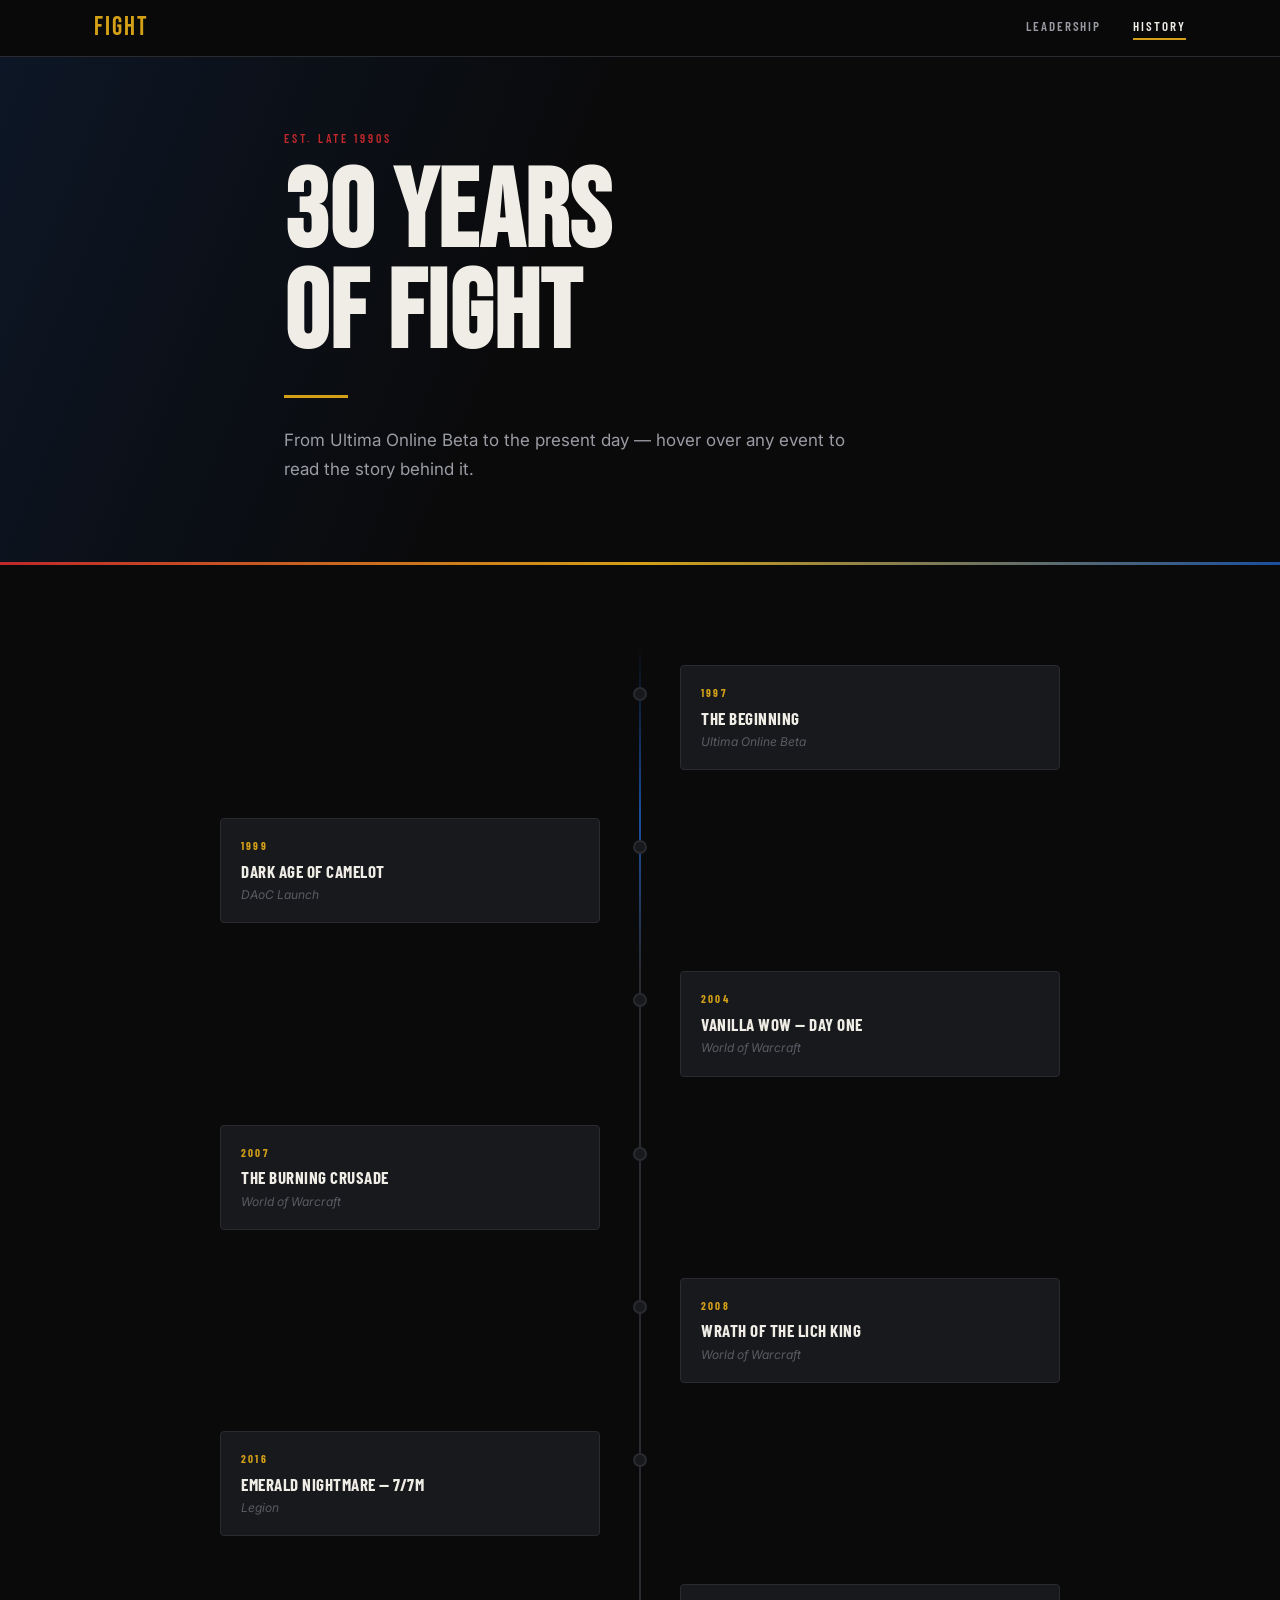
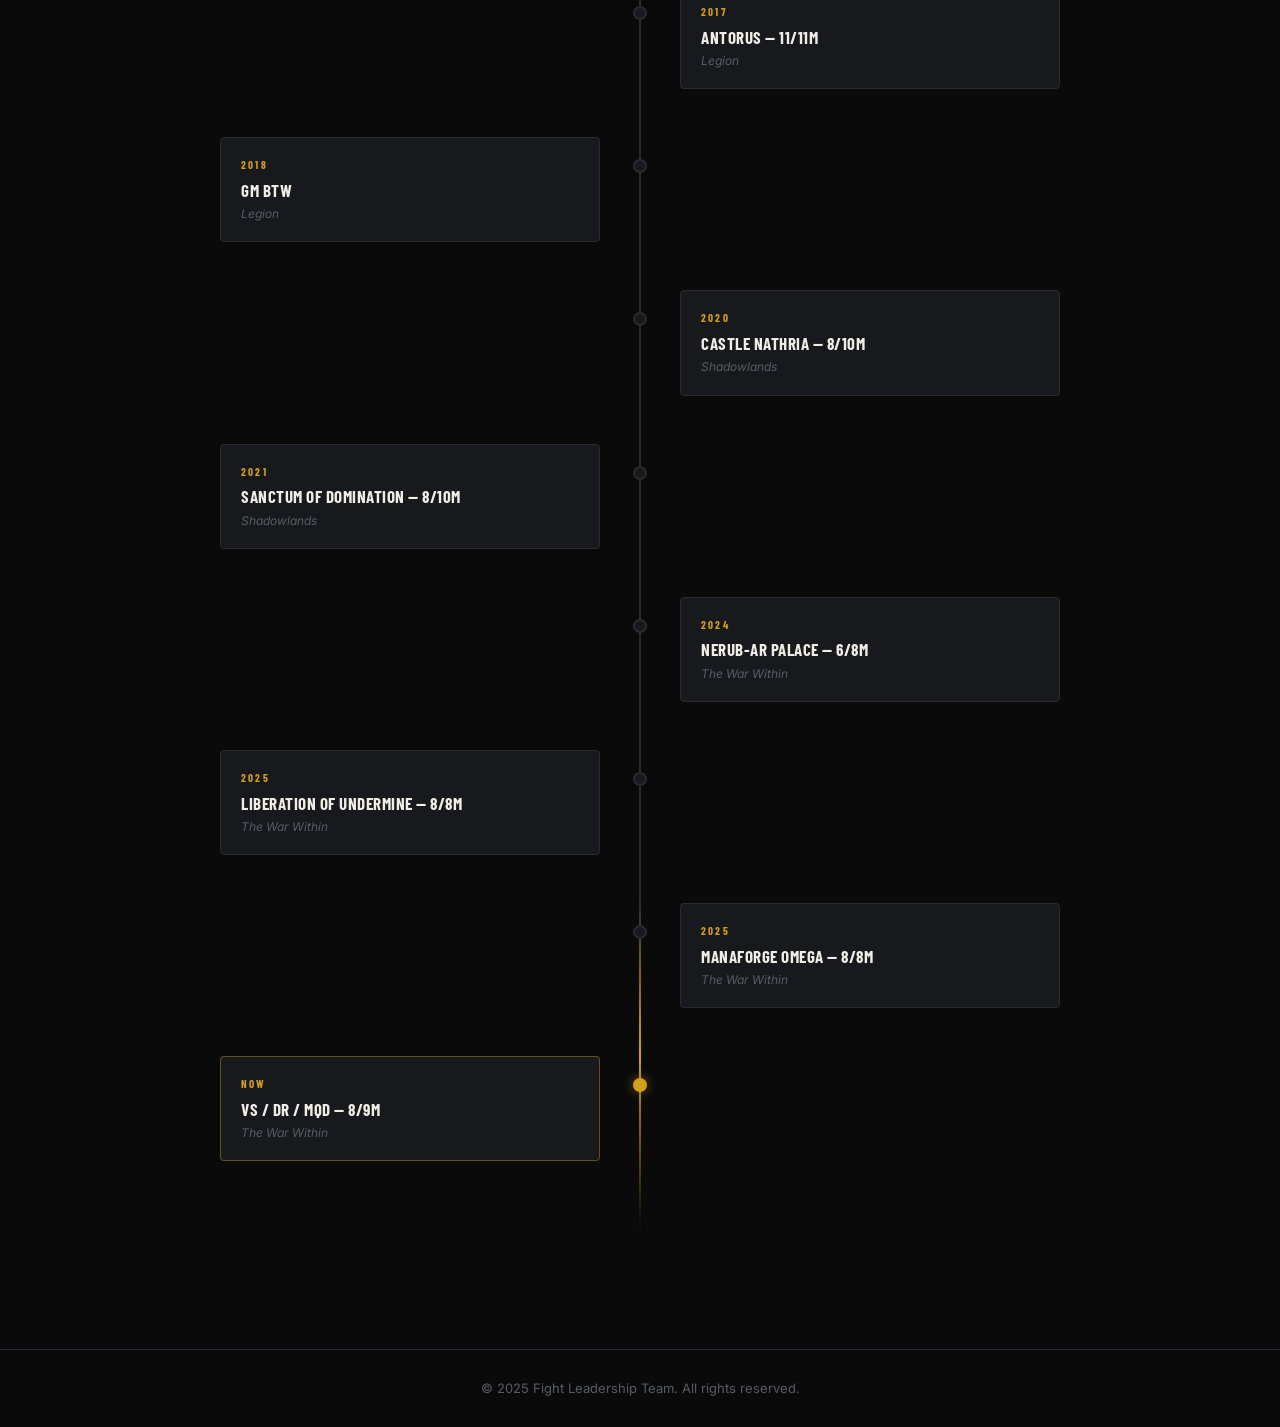
<file: timeline_fixed.html>
<!DOCTYPE html>
<html lang="en">
<head>
  <meta charset="UTF-8" />
  <meta name="viewport" content="width=device-width, initial-scale=1.0" />
  <title>Fight Guild History</title>
  <link rel="preconnect" href="https://fonts.googleapis.com" />
  <link rel="preconnect" href="https://fonts.gstatic.com" crossorigin />
  <link href="https://fonts.googleapis.com/css2?family=Bebas+Neue&family=Inter:wght@400;500;600&family=Barlow+Condensed:wght@600;700&display=swap" rel="stylesheet" />
  <link rel="stylesheet" href="style.css" />
  <link rel="stylesheet" href="timeline.css" />
</head>
<body>

  <!-- ── NAV ── -->
  <nav class="site-nav">
    <div class="container nav-inner">
      <a href="index.html" class="nav-logo">FIGHT</a>
      <div class="nav-links">
        <a href="index.html" class="nav-link">Leadership</a>
        <a href="timeline.html" class="nav-link nav-link--active">History</a>
      </div>
    </div>
  </nav>

  <!-- ── HERO ── -->
  <header class="hero hero--timeline">
    <div class="hero-stripe"></div>
    <div class="container hero-inner">
      <p class="hero-eyebrow">Est. Late 1990s</p>
      <h1 class="hero-title">30 Years<br>of Fight</h1>
      <div class="hero-divider"></div>
      <p class="hero-blurb">
        From Ultima Online Beta to the present day — hover over any event to read the story behind it.
      </p>
    </div>
  </header>

  <!-- ── TIMELINE ── -->
  <section class="timeline-section">
    <div class="container">
      <div class="timeline">
        <div class="timeline-spine"></div>

        <div class="timeline-event" data-year="1997">
          <div class="tl-dot"></div>
          <div class="tl-card">
            <div class="tl-preview">
              <span class="tl-year">1997</span>
              <h3 class="tl-title">The Beginning</h3>
              <p class="tl-game">Ultima Online Beta</p>
            </div>
            <div class="tl-popup">
              <span class="tl-popup-year">1997</span>
              <h3 class="tl-popup-title">The Beginning</h3>
              <p class="tl-popup-game">Ultima Online Beta</p>
              <p class="tl-body">The Fuck Heads were Born</p>
            </div>
          </div>
        </div>

        <div class="timeline-event" data-year="1999">
          <div class="tl-dot"></div>
          <div class="tl-card">
            <div class="tl-preview">
              <span class="tl-year">1999</span>
              <h3 class="tl-title">Dark Age of Camelot</h3>
              <p class="tl-game">DAoC Launch</p>
            </div>
            <div class="tl-popup">
              <span class="tl-popup-year">1999</span>
              <h3 class="tl-popup-title">Dark Age of Camelot</h3>
              <p class="tl-popup-game">DAoC Launch</p>
              <p class="tl-body">The guild found a new home in DAoC</p>
            </div>
          </div>
        </div>

        <div class="timeline-event" data-year="2004">
          <div class="tl-dot"></div>
          <div class="tl-card">
            <div class="tl-preview">
              <span class="tl-year">2004</span>
              <h3 class="tl-title">Vanilla WoW — Day One</h3>
              <p class="tl-game">World of Warcraft</p>
            </div>
            <div class="tl-popup">
              <span class="tl-popup-year">2004</span>
              <h3 class="tl-popup-title">Vanilla WoW — Day One</h3>
              <p class="tl-popup-game">World of Warcraft</p>
              <p class="tl-body">Fight planted its flag in Azeroth on launch day.</p>
            </div>
          </div>
        </div>

        <div class="timeline-event" data-year="2007">
          <div class="tl-dot"></div>
          <div class="tl-card">
            <div class="tl-preview">
              <span class="tl-year">2007</span>
              <h3 class="tl-title">The Burning Crusade</h3>
              <p class="tl-game">World of Warcraft</p>
            </div>
            <div class="tl-popup">
              <span class="tl-popup-year">2007</span>
              <h3 class="tl-popup-title">The Burning Crusade</h3>
              <p class="tl-popup-game">World of Warcraft</p>
              <p class="tl-body">Wang got grounded a lot</p>
            </div>
          </div>
        </div>

        <div class="timeline-event" data-year="2008">
          <div class="tl-dot"></div>
          <div class="tl-card">
            <div class="tl-preview">
              <span class="tl-year">2008</span>
              <h3 class="tl-title">Wrath of the Lich King</h3>
              <p class="tl-game">World of Warcraft</p>
            </div>
            <div class="tl-popup">
              <span class="tl-popup-year">2008</span>
              <h3 class="tl-popup-title">Wrath of the Lich King</h3>
              <p class="tl-popup-game">World of Warcraft</p>
              <p class="tl-body">Vil's still using the gold he made from back then</p>
            </div>
          </div>
        </div>

        <div class="timeline-event" data-year="2016">
          <div class="tl-dot"></div>
          <div class="tl-card">
            <div class="tl-preview">
              <span class="tl-year">2016</span>
              <h3 class="tl-title">Emerald Nightmare — 7/7M</h3>
              <p class="tl-game">Legion</p>
            </div>
            <div class="tl-popup">
              <span class="tl-popup-year">2016</span>
              <h3 class="tl-popup-title">Emerald Nightmare — 7/7M</h3>
              <p class="tl-popup-game">World of Warcraft: Legion</p>
              <p class="tl-body">The guild almost didn't make it, until we did.</p>
            </div>
          </div>
        </div>

        <div class="timeline-event" data-year="2017">
          <div class="tl-dot"></div>
          <div class="tl-card">
            <div class="tl-preview">
              <span class="tl-year">2017</span>
              <h3 class="tl-title">Antorus — 11/11M</h3>
              <p class="tl-game">Legion</p>
            </div>
            <div class="tl-popup">
              <span class="tl-popup-year">2017</span>
              <h3 class="tl-popup-title">Antorus, The Burning Throne — 11/11M</h3>
              <p class="tl-popup-game">World of Warcraft: Legion</p>
              <p class="tl-body">A full Mythic clear of Antorus — one of the guild's biggest achievements.</p>
            </div>
          </div>
        </div>

        <div class="timeline-event" data-year="2018" data-thumb="https://img.youtube.com/vi/Okk9pMBu1-k/hqdefault.jpg">
          <div class="tl-dot"></div>
          <div class="tl-card">
            <div class="tl-preview">
              <span class="tl-year">2018</span>
              <h3 class="tl-title">GM BTW</h3>
              <p class="tl-game">Legion</p>
            </div>
            <div class="tl-popup">
              <span class="tl-popup-year">2018</span>
              <h3 class="tl-popup-title">GM BTW</h3>
              <p class="tl-popup-game">World of Warcraft: Legion</p>
              <p class="tl-body">GM BTW</p>
              <div class="tl-video">
                <iframe
                  src="https://www.youtube.com/embed/Okk9pMBu1-k"
                  title="GM BTW"
                  frameborder="0"
                  allowfullscreen>
                </iframe>
              </div>
            </div>
          </div>
        </div>

        <div class="timeline-event" data-year="2020">
          <div class="tl-dot"></div>
          <div class="tl-card">
            <div class="tl-preview">
              <span class="tl-year">2020</span>
              <h3 class="tl-title">Castle Nathria — 8/10M</h3>
              <p class="tl-game">Shadowlands</p>
            </div>
            <div class="tl-popup">
              <span class="tl-popup-year">2020</span>
              <h3 class="tl-popup-title">Castle Nathria — 8/10M</h3>
              <p class="tl-popup-game">World of Warcraft: Shadowlands</p>
              <p class="tl-body">✏️ Add your story here.</p>
            </div>
          </div>
        </div>

        <div class="timeline-event" data-year="2021">
          <div class="tl-dot"></div>
          <div class="tl-card">
            <div class="tl-preview">
              <span class="tl-year">2021</span>
              <h3 class="tl-title">Sanctum of Domination — 8/10M</h3>
              <p class="tl-game">Shadowlands</p>
            </div>
            <div class="tl-popup">
              <span class="tl-popup-year">2021</span>
              <h3 class="tl-popup-title">Sanctum of Domination — 8/10M</h3>
              <p class="tl-popup-game">World of Warcraft: Shadowlands</p>
              <p class="tl-body">✏️ Add your story here.</p>
            </div>
          </div>
        </div>

        <div class="timeline-event" data-year="2024">
          <div class="tl-dot"></div>
          <div class="tl-card">
            <div class="tl-preview">
              <span class="tl-year">2024</span>
              <h3 class="tl-title">Nerub-ar Palace — 6/8M</h3>
              <p class="tl-game">The War Within</p>
            </div>
            <div class="tl-popup">
              <span class="tl-popup-year">2024</span>
              <h3 class="tl-popup-title">Nerub-ar Palace — 6/8M</h3>
              <p class="tl-popup-game">World of Warcraft: The War Within</p>
              <p class="tl-body">✏️ Add your story here.</p>
            </div>
          </div>
        </div>

        <div class="timeline-event" data-year="2025">
          <div class="tl-dot"></div>
          <div class="tl-card">
            <div class="tl-preview">
              <span class="tl-year">2025</span>
              <h3 class="tl-title">Liberation of Undermine — 8/8M</h3>
              <p class="tl-game">The War Within</p>
            </div>
            <div class="tl-popup">
              <span class="tl-popup-year">2025</span>
              <h3 class="tl-popup-title">Liberation of Undermine — 8/8M</h3>
              <p class="tl-popup-game">World of Warcraft: The War Within</p>
              <p class="tl-body">Full Mythic clear — what was the kill shot moment?</p>
            </div>
          </div>
        </div>

        <div class="timeline-event" data-year="2025">
          <div class="tl-dot"></div>
          <div class="tl-card">
            <div class="tl-preview">
              <span class="tl-year">2025</span>
              <h3 class="tl-title">Manaforge Omega — 8/8M</h3>
              <p class="tl-game">The War Within</p>
            </div>
            <div class="tl-popup">
              <span class="tl-popup-year">2025</span>
              <h3 class="tl-popup-title">Manaforge Omega — 8/8M</h3>
              <p class="tl-popup-game">World of Warcraft: The War Within</p>
              <p class="tl-body">✏️ Add your story here.</p>
            </div>
          </div>
        </div>

        <div class="timeline-event" data-year="2026">
          <div class="tl-dot tl-dot--current"></div>
          <div class="tl-card tl-card--current">
            <div class="tl-preview">
              <span class="tl-year">NOW</span>
              <h3 class="tl-title">VS / DR / MQD — 8/9M</h3>
              <p class="tl-game">The War Within</p>
            </div>
            <div class="tl-popup">
              <span class="tl-popup-year">Present</span>
              <h3 class="tl-popup-title">VS / DR / MQD — 8/9M</h3>
              <p class="tl-popup-game">World of Warcraft: The War Within</p>
              <p class="tl-body">The story is still being written.</p>
            </div>
          </div>
        </div>

      </div>
    </div>
  </section>

  <!-- ── FOOTER ── -->
  <footer class="site-footer">
    <div class="container">
      <p class="footer-text">© 2025 Fight Leadership Team. All rights reserved.</p>
    </div>
  </footer>

  <script src="script.js"></script>
</body>
</html>
</file>
<file: style.css>
/* â”€â”€â”€â”€â”€â”€â”€â”€â”€â”€â”€â”€â”€â”€â”€â”€â”€â”€â”€â”€â”€â”€â”€â”€â”€â”€â”€â”€â”€â”€â”€â”€â”€â”€â”€â”€â”€â”€â”€â”€â”€
   TOKENS â€” edit these to retheme the page
â”€â”€â”€â”€â”€â”€â”€â”€â”€â”€â”€â”€â”€â”€â”€â”€â”€â”€â”€â”€â”€â”€â”€â”€â”€â”€â”€â”€â”€â”€â”€â”€â”€â”€â”€â”€â”€â”€â”€â”€â”€ */
:root {
  --black:      #0a0a0b;
  --dark:       #111214;
  --dark-card:  #18191d;
  --border:     #2a2b30;

  --gold:       #d4a017;
  --gold-light: #f0c040;
  --blue:       #1a4fa0;
  --blue-light: #2d6fd4;
  --red:        #c0282a;

  --text-primary:   #f0ede6;
  --text-secondary: #9a9ba3;
  --text-muted:     #5a5b63;

  --font-display: 'Bebas Neue', sans-serif;
  --font-heading: 'Barlow Condensed', sans-serif;
  --font-body:    'Inter', sans-serif;

  --radius: 4px;
  --max-width: 1140px;
}

/* â”€â”€â”€â”€â”€â”€â”€â”€â”€â”€â”€â”€â”€â”€â”€â”€â”€â”€â”€â”€â”€â”€â”€â”€â”€â”€â”€â”€â”€â”€â”€â”€â”€â”€â”€â”€â”€â”€â”€â”€â”€
   RESET & BASE
â”€â”€â”€â”€â”€â”€â”€â”€â”€â”€â”€â”€â”€â”€â”€â”€â”€â”€â”€â”€â”€â”€â”€â”€â”€â”€â”€â”€â”€â”€â”€â”€â”€â”€â”€â”€â”€â”€â”€â”€â”€ */
*, *::before, *::after { box-sizing: border-box; margin: 0; padding: 0; }

html { scroll-behavior: smooth; }

body {
  background-color: var(--black);
  color: var(--text-primary);
  font-family: var(--font-body);
  font-size: 16px;
  line-height: 1.6;
  -webkit-font-smoothing: antialiased;
}

img { display: block; width: 100%; height: 100%; object-fit: cover; }

.container {
  max-width: var(--max-width);
  margin: 0 auto;
  padding: 0 24px;
}

/* â”€â”€â”€â”€â”€â”€â”€â”€â”€â”€â”€â”€â”€â”€â”€â”€â”€â”€â”€â”€â”€â”€â”€â”€â”€â”€â”€â”€â”€â”€â”€â”€â”€â”€â”€â”€â”€â”€â”€â”€â”€
   SHARED LABEL
â”€â”€â”€â”€â”€â”€â”€â”€â”€â”€â”€â”€â”€â”€â”€â”€â”€â”€â”€â”€â”€â”€â”€â”€â”€â”€â”€â”€â”€â”€â”€â”€â”€â”€â”€â”€â”€â”€â”€â”€â”€ */
.section-label {
  font-family: var(--font-heading);
  font-size: 12px;
  font-weight: 600;
  letter-spacing: 0.2em;
  text-transform: uppercase;
  color: var(--gold);
  margin-bottom: 28px;
  display: flex;
  align-items: center;
  gap: 12px;
}
.section-label::after {
  content: '';
  display: block;
  flex: 1;
  height: 1px;
  background: linear-gradient(to right, var(--border), transparent);
}

/* â”€â”€â”€â”€â”€â”€â”€â”€â”€â”€â”€â”€â”€â”€â”€â”€â”€â”€â”€â”€â”€â”€â”€â”€â”€â”€â”€â”€â”€â”€â”€â”€â”€â”€â”€â”€â”€â”€â”€â”€â”€
   HERO
â”€â”€â”€â”€â”€â”€â”€â”€â”€â”€â”€â”€â”€â”€â”€â”€â”€â”€â”€â”€â”€â”€â”€â”€â”€â”€â”€â”€â”€â”€â”€â”€â”€â”€â”€â”€â”€â”€â”€â”€â”€ */
.hero {
  position: relative;
  background-color: var(--black);
  padding: 100px 0 80px;
  overflow: hidden;
}

/* Angled stripe â€” the signature element */
.hero-stripe {
  position: absolute;
  top: 0; left: 0; right: 0; bottom: 0;
  background: linear-gradient(
    112deg,
    var(--blue) 0%,
    transparent 42%
  );
  opacity: 0.18;
  pointer-events: none;
}
.hero::after {
  content: '';
  position: absolute;
  bottom: 0; left: 0; right: 0;
  height: 3px;
  background: linear-gradient(to right, var(--red), var(--gold), var(--blue));
}

.hero-inner {
  position: relative;
  z-index: 1;
  max-width: 760px;
}

.hero-eyebrow {
  font-family: var(--font-heading);
  font-size: 12px;
  font-weight: 600;
  letter-spacing: 0.25em;
  text-transform: uppercase;
  color: var(--red);
  margin-bottom: 16px;
}

.hero-title {
  font-family: var(--font-display);
  font-size: clamp(56px, 9vw, 110px);
  line-height: 0.92;
  letter-spacing: 0.01em;
  color: var(--text-primary);
  text-transform: uppercase;
  margin-bottom: 28px;
}

.hero-divider {
  width: 64px;
  height: 3px;
  background: var(--gold);
  margin-bottom: 28px;
}

.hero-blurb {
  font-size: 17px;
  line-height: 1.75;
  color: var(--text-secondary);
  max-width: 600px;
}

/* â”€â”€â”€â”€â”€â”€â”€â”€â”€â”€â”€â”€â”€â”€â”€â”€â”€â”€â”€â”€â”€â”€â”€â”€â”€â”€â”€â”€â”€â”€â”€â”€â”€â”€â”€â”€â”€â”€â”€â”€â”€
   PHOTO PLACEHOLDERS
â”€â”€â”€â”€â”€â”€â”€â”€â”€â”€â”€â”€â”€â”€â”€â”€â”€â”€â”€â”€â”€â”€â”€â”€â”€â”€â”€â”€â”€â”€â”€â”€â”€â”€â”€â”€â”€â”€â”€â”€â”€ */
.placeholder-photo {
  background: var(--dark-card);
  border: 1px solid var(--border);
  display: flex;
  align-items: center;
  justify-content: center;
  overflow: hidden;
  position: relative;
}
.placeholder-photo::before {
  content: '';
  position: absolute;
  inset: 0;
  background: linear-gradient(135deg, var(--blue) 0%, transparent 60%);
  opacity: 0.12;
}
.photo-initials {
  font-family: var(--font-display);
  font-size: 28px;
  color: var(--text-muted);
  letter-spacing: 0.05em;
  position: relative;
  z-index: 1;
}

/* â”€â”€â”€â”€â”€â”€â”€â”€â”€â”€â”€â”€â”€â”€â”€â”€â”€â”€â”€â”€â”€â”€â”€â”€â”€â”€â”€â”€â”€â”€â”€â”€â”€â”€â”€â”€â”€â”€â”€â”€â”€
   GM SECTION
â”€â”€â”€â”€â”€â”€â”€â”€â”€â”€â”€â”€â”€â”€â”€â”€â”€â”€â”€â”€â”€â”€â”€â”€â”€â”€â”€â”€â”€â”€â”€â”€â”€â”€â”€â”€â”€â”€â”€â”€â”€ */
.section-gm {
  padding: 72px 0 60px;
  background-color: var(--dark);
}

.gm-card {
  display: flex;
  align-items: center;
  gap: 40px;
  background: var(--dark-card);
  border: 1px solid var(--border);
  border-left: 4px solid var(--gold);
  padding: 36px 40px;
  border-radius: var(--radius);
  position: relative;
  overflow: hidden;
}
.gm-card::after {
  content: '';
  position: absolute;
  top: 0; right: 0;
  width: 200px; height: 100%;
  background: linear-gradient(to left, rgba(26,79,160,0.06), transparent);
  pointer-events: none;
}

.gm-photo-wrap {
  position: relative;
  flex-shrink: 0;
}

.gm-photo {
  width: 130px;
  height: 130px;
  border-radius: 50%;
}
.gm-photo .photo-initials { font-size: 36px; }

.gm-accent-bar {
  position: absolute;
  bottom: -4px; left: 50%;
  transform: translateX(-50%);
  width: 48px; height: 3px;
  background: var(--gold);
  border-radius: 2px;
}

.gm-name {
  font-family: var(--font-heading);
  font-size: 34px;
  font-weight: 700;
  letter-spacing: 0.02em;
  text-transform: uppercase;
  color: var(--text-primary);
  line-height: 1.1;
  margin-bottom: 10px;
}

.gm-role {
  font-size: 15px;
  color: var(--text-secondary);
  line-height: 1.6;
  max-width: 520px;
}

/* â”€â”€â”€â”€â”€â”€â”€â”€â”€â”€â”€â”€â”€â”€â”€â”€â”€â”€â”€â”€â”€â”€â”€â”€â”€â”€â”€â”€â”€â”€â”€â”€â”€â”€â”€â”€â”€â”€â”€â”€â”€
   OFFICERS SECTION
â”€â”€â”€â”€â”€â”€â”€â”€â”€â”€â”€â”€â”€â”€â”€â”€â”€â”€â”€â”€â”€â”€â”€â”€â”€â”€â”€â”€â”€â”€â”€â”€â”€â”€â”€â”€â”€â”€â”€â”€â”€ */
.section-officers {
  padding: 72px 0 80px;
  background-color: var(--black);
}

.officers-grid {
  display: grid;
  grid-template-columns: repeat(auto-fill, minmax(220px, 1fr));
  gap: 20px;
}

/* Force 7 cards to be truly equal â€” override auto-fill on wide screens */
@media (min-width: 900px) {
  .officers-grid {
    grid-template-columns: repeat(4, 1fr);
  }
  /* 4 + 3: last row centers the 3 */
  .officer-card:nth-child(5) { grid-column: 1; }
  .officers-grid .officer-card:nth-child(5),
  .officers-grid .officer-card:nth-child(6),
  .officers-grid .officer-card:nth-child(7) {
    /* nudge last 3 to center */
  }
}

.officer-card {
  background: var(--dark-card);
  border: 1px solid var(--border);
  border-radius: var(--radius);
  padding: 28px 20px 24px;
  text-align: center;
  transition: border-color 0.2s, transform 0.2s;
  position: relative;
  overflow: hidden;
}
.officer-card::before {
  content: '';
  position: absolute;
  top: 0; left: 0; right: 0;
  height: 2px;
  background: linear-gradient(to right, var(--blue), var(--red));
  opacity: 0;
  transition: opacity 0.2s;
}
.officer-card:hover {
  border-color: var(--gold);
  transform: translateY(-3px);
}
.officer-card:hover::before { opacity: 1; }

.officer-photo {
  width: 80px;
  height: 80px;
  border-radius: 50%;
  margin: 0 auto 16px;
}
.officer-photo .photo-initials { font-size: 20px; }

.officer-name {
  font-family: var(--font-heading);
  font-size: 18px;
  font-weight: 700;
  letter-spacing: 0.04em;
  text-transform: uppercase;
  color: var(--text-primary);
  margin-bottom: 8px;
}

.officer-role {
  font-size: 13px;
  color: var(--text-secondary);
  line-height: 1.55;
}

/* â”€â”€â”€â”€â”€â”€â”€â”€â”€â”€â”€â”€â”€â”€â”€â”€â”€â”€â”€â”€â”€â”€â”€â”€â”€â”€â”€â”€â”€â”€â”€â”€â”€â”€â”€â”€â”€â”€â”€â”€â”€
   ACCOMPLISHMENTS SECTION
â”€â”€â”€â”€â”€â”€â”€â”€â”€â”€â”€â”€â”€â”€â”€â”€â”€â”€â”€â”€â”€â”€â”€â”€â”€â”€â”€â”€â”€â”€â”€â”€â”€â”€â”€â”€â”€â”€â”€â”€â”€ */
.section-accomplishments {
  padding: 72px 0 100px;
  background-color: var(--dark);
}

.accomplishments-heading {
  font-family: var(--font-display);
  font-size: clamp(30px, 4vw, 48px);
  letter-spacing: 0.03em;
  text-transform: uppercase;
  color: var(--text-primary);
  margin-bottom: 40px;
}

.accomplishments-grid {
  display: grid;
  grid-template-columns: repeat(auto-fill, minmax(280px, 1fr));
  gap: 16px;
}

.achievement-card {
  background: var(--dark-card);
  border: 1px solid var(--border);
  border-radius: var(--radius);
  padding: 20px 22px;
  display: flex;
  gap: 18px;
  align-items: flex-start;
  transition: border-color 0.2s;
}
.achievement-card:hover { border-color: var(--gold); }

.achievement-year {
  font-family: var(--font-heading);
  font-size: 13px;
  font-weight: 700;
  letter-spacing: 0.08em;
  color: var(--gold);
  flex-shrink: 0;
  padding-top: 2px;
  min-width: 36px;
}

.achievement-text {
  font-size: 14px;
  color: var(--text-secondary);
  line-height: 1.6;
}

/* â”€â”€â”€â”€â”€â”€â”€â”€â”€â”€â”€â”€â”€â”€â”€â”€â”€â”€â”€â”€â”€â”€â”€â”€â”€â”€â”€â”€â”€â”€â”€â”€â”€â”€â”€â”€â”€â”€â”€â”€â”€
   FOOTER
â”€â”€â”€â”€â”€â”€â”€â”€â”€â”€â”€â”€â”€â”€â”€â”€â”€â”€â”€â”€â”€â”€â”€â”€â”€â”€â”€â”€â”€â”€â”€â”€â”€â”€â”€â”€â”€â”€â”€â”€â”€ */
.site-footer {
  padding: 28px 0;
  background: var(--black);
  border-top: 1px solid var(--border);
}
.footer-text {
  font-size: 13px;
  color: var(--text-muted);
  text-align: center;
}

/* â”€â”€â”€â”€â”€â”€â”€â”€â”€â”€â”€â”€â”€â”€â”€â”€â”€â”€â”€â”€â”€â”€â”€â”€â”€â”€â”€â”€â”€â”€â”€â”€â”€â”€â”€â”€â”€â”€â”€â”€â”€
   SCROLL REVEAL STATES (JS adds .revealed)
â”€â”€â”€â”€â”€â”€â”€â”€â”€â”€â”€â”€â”€â”€â”€â”€â”€â”€â”€â”€â”€â”€â”€â”€â”€â”€â”€â”€â”€â”€â”€â”€â”€â”€â”€â”€â”€â”€â”€â”€â”€ */
.reveal {
  opacity: 0;
  transform: translateY(20px);
  transition: opacity 0.5s ease, transform 0.5s ease;
}
.reveal.revealed {
  opacity: 1;
  transform: none;
}

/* â”€â”€â”€â”€â”€â”€â”€â”€â”€â”€â”€â”€â”€â”€â”€â”€â”€â”€â”€â”€â”€â”€â”€â”€â”€â”€â”€â”€â”€â”€â”€â”€â”€â”€â”€â”€â”€â”€â”€â”€â”€
   RESPONSIVE
â”€â”€â”€â”€â”€â”€â”€â”€â”€â”€â”€â”€â”€â”€â”€â”€â”€â”€â”€â”€â”€â”€â”€â”€â”€â”€â”€â”€â”€â”€â”€â”€â”€â”€â”€â”€â”€â”€â”€â”€â”€ */
@media (max-width: 680px) {
  .hero { padding: 72px 0 60px; }

  .gm-card {
    flex-direction: column;
    text-align: center;
    padding: 28px 20px;
    border-left: 1px solid var(--border);
    border-top: 4px solid var(--gold);
  }
  .gm-accent-bar { display: none; }

  .officers-grid {
    grid-template-columns: repeat(2, 1fr);
  }
  .accomplishments-grid {
    grid-template-columns: 1fr;
  }
}

@media (max-width: 400px) {
  .officers-grid { grid-template-columns: 1fr; }
}

/* Reduced motion */
@media (prefers-reduced-motion: reduce) {
  .reveal { transition: none; }
  .officer-card { transition: none; }
}
</file>
<file: timeline.css>
/* ─────────────────────────────────────────
   NAVIGATION (shared across both pages)
───────────────────────────────────────── */
.site-nav {
  position: sticky;
  top: 0;
  z-index: 100;
  background: rgba(10, 10, 11, 0.92);
  backdrop-filter: blur(12px);
  border-bottom: 1px solid var(--border);
}

.nav-inner {
  display: flex;
  align-items: center;
  justify-content: space-between;
  height: 56px;
}

.nav-logo {
  font-family: var(--font-display);
  font-size: 26px;
  letter-spacing: 0.08em;
  color: var(--gold);
  text-decoration: none;
}

.nav-links {
  display: flex;
  gap: 32px;
}

.nav-link {
  font-family: var(--font-heading);
  font-size: 13px;
  font-weight: 600;
  letter-spacing: 0.15em;
  text-transform: uppercase;
  color: var(--text-secondary);
  text-decoration: none;
  padding-bottom: 2px;
  border-bottom: 2px solid transparent;
  transition: color 0.2s, border-color 0.2s;
}

.nav-link:hover {
  color: var(--text-primary);
}

.nav-link--active {
  color: var(--text-primary);
  border-bottom-color: var(--gold);
}

/* ─────────────────────────────────────────
   TIMELINE HERO VARIANT
───────────────────────────────────────── */
.hero--timeline {
  padding-top: 72px;
}

/* ─────────────────────────────────────────
   TIMELINE SECTION
───────────────────────────────────────── */
.timeline-section {
  padding: 80px 0 120px;
  background: var(--black);
}

/* ─────────────────────────────────────────
   TIMELINE SPINE + LAYOUT
───────────────────────────────────────── */
.timeline {
  position: relative;
  padding: 20px 0;
}

.timeline-spine {
  position: absolute;
  left: 50%;
  top: 0;
  bottom: 0;
  width: 2px;
  transform: translateX(-50%);
  background: linear-gradient(
    to bottom,
    transparent,
    var(--blue) 8%,
    var(--border) 15%,
    var(--border) 85%,
    var(--gold) 92%,
    transparent
  );
}

/* ─────────────────────────────────────────
   TIMELINE EVENT
───────────────────────────────────────── */
.timeline-event {
  position: relative;
  display: flex;
  justify-content: flex-end;
  padding-right: calc(50% + 40px);
  margin-bottom: 48px;
}

/* Even events go on the right side */
.timeline-event:nth-child(even) {
  justify-content: flex-start;
  padding-right: 0;
  padding-left: calc(50% + 40px);
}

/* ─────────────────────────────────────────
   DOT
───────────────────────────────────────── */
.tl-dot {
  position: absolute;
  left: 50%;
  top: 22px;
  transform: translateX(-50%);
  width: 14px;
  height: 14px;
  border-radius: 50%;
  background: var(--dark-card);
  border: 2px solid var(--border);
  z-index: 2;
  transition: border-color 0.2s, background 0.2s;
}

.tl-dot--current {
  background: var(--gold);
  border-color: var(--gold);
  box-shadow: 0 0 12px rgba(212, 160, 23, 0.5);
}

.timeline-event:hover .tl-dot {
  border-color: var(--gold);
  background: var(--gold);
}

/* ─────────────────────────────────────────
   CARD (preview state)
───────────────────────────────────────── */
.tl-card {
  position: relative;
  width: 100%;
  max-width: 380px;
  background: var(--dark-card);
  border: 1px solid var(--border);
  border-radius: var(--radius);
  cursor: pointer;
  transition: border-color 0.2s;
  overflow: visible;
}

.tl-card--current {
  border-color: rgba(212, 160, 23, 0.4);
}

.tl-card:hover {
  border-color: var(--gold);
}

.tl-preview {
  padding: 18px 20px;
}

.tl-year {
  font-family: var(--font-heading);
  font-size: 11px;
  font-weight: 700;
  letter-spacing: 0.2em;
  text-transform: uppercase;
  color: var(--gold);
  display: block;
  margin-bottom: 6px;
}

.tl-title {
  font-family: var(--font-heading);
  font-size: 17px;
  font-weight: 700;
  letter-spacing: 0.03em;
  text-transform: uppercase;
  color: var(--text-primary);
  margin-bottom: 4px;
  line-height: 1.2;
}

.tl-game {
  font-size: 12px;
  color: var(--text-muted);
  font-style: italic;
}

/* ─────────────────────────────────────────
   POPUP (hover state)
   Left-side cards: popup opens to the RIGHT
   Right-side cards: popup opens to the LEFT
───────────────────────────────────────── */
.tl-popup {
  position: absolute;
  top: 0;
  left: calc(100% + 16px);   /* default: left-side card → popup goes right */
  width: 300px;
  background: var(--dark);
  border: 1px solid var(--gold);
  border-radius: var(--radius);
  padding: 20px 22px;
  opacity: 0;
  pointer-events: none;
  transform: translateX(-8px);
  transition: opacity 0.2s ease, transform 0.2s ease;
  z-index: 50;
  box-shadow: 0 8px 32px rgba(0, 0, 0, 0.6);
}

/* Right-side cards: popup opens to the LEFT */
.timeline-event:nth-child(even) .tl-popup {
  left: auto;
  right: calc(100% + 16px);
  transform: translateX(8px);
}

.tl-card:hover .tl-popup {
  opacity: 1;
  pointer-events: auto;
  transform: translateX(0);
}

.tl-popup-year {
  font-family: var(--font-heading);
  font-size: 11px;
  font-weight: 700;
  letter-spacing: 0.2em;
  text-transform: uppercase;
  color: var(--gold);
  display: block;
  margin-bottom: 6px;
}

.tl-popup-title {
  font-family: var(--font-heading);
  font-size: 16px;
  font-weight: 700;
  letter-spacing: 0.03em;
  text-transform: uppercase;
  color: var(--text-primary);
  margin-bottom: 4px;
  line-height: 1.2;
}

.tl-popup-game {
  font-size: 12px;
  color: var(--blue-light);
  font-style: italic;
  margin-bottom: 12px;
}

.tl-body {
  font-size: 14px;
  color: var(--text-secondary);
  line-height: 1.7;
}

/* ─────────────────────────────────────────
   RESPONSIVE — collapse to single column
───────────────────────────────────────── */
@media (max-width: 760px) {
  .timeline-spine {
    left: 20px;
  }

  .timeline-event,
  .timeline-event:nth-child(even) {
    justify-content: flex-start;
    padding-left: 52px;
    padding-right: 0;
  }

  .tl-dot {
    left: 20px;
  }

  .tl-card {
    max-width: 100%;
  }

  /* On mobile, popup opens below the card instead */
  .tl-popup,
  .timeline-event:nth-child(even) .tl-popup {
    position: static;
    width: 100%;
    opacity: 1;
    pointer-events: auto;
    transform: none;
    display: none;
    margin-top: 8px;
    box-shadow: none;
  }

  .tl-card:hover .tl-popup {
    display: block;
  }
}

/* ─────────────────────────────────────────
   THUMBNAIL IN PREVIEW CARD
───────────────────────────────────────── */
.tl-thumb {
  width: 100%;
  height: 120px;
  object-fit: cover;
  display: block;
  border-radius: var(--radius) var(--radius) 0 0;
  border-bottom: 1px solid var(--border);
}

.tl-card.has-thumb .tl-preview {
  padding: 0;
}

.tl-card.has-thumb .tl-year {
  display: block;
  padding: 14px 20px 0;
}

.tl-card.has-thumb .tl-title {
  padding: 0 20px;
}

.tl-card.has-thumb .tl-game {
  padding: 0 20px 14px;
}

/* Widen popup when it contains a video */
.tl-card.has-thumb .tl-popup {
  width: 380px;
}

/* Video embed inside popup */
.tl-video {
  margin-top: 12px;
  position: relative;
  padding-bottom: 56.25%;
  height: 0;
  overflow: hidden;
  border-radius: 3px;
}

.tl-video iframe {
  position: absolute;
  top: 0;
  left: 0;
  width: 100%;
  height: 100%;
  border: 0;
}
</file>
